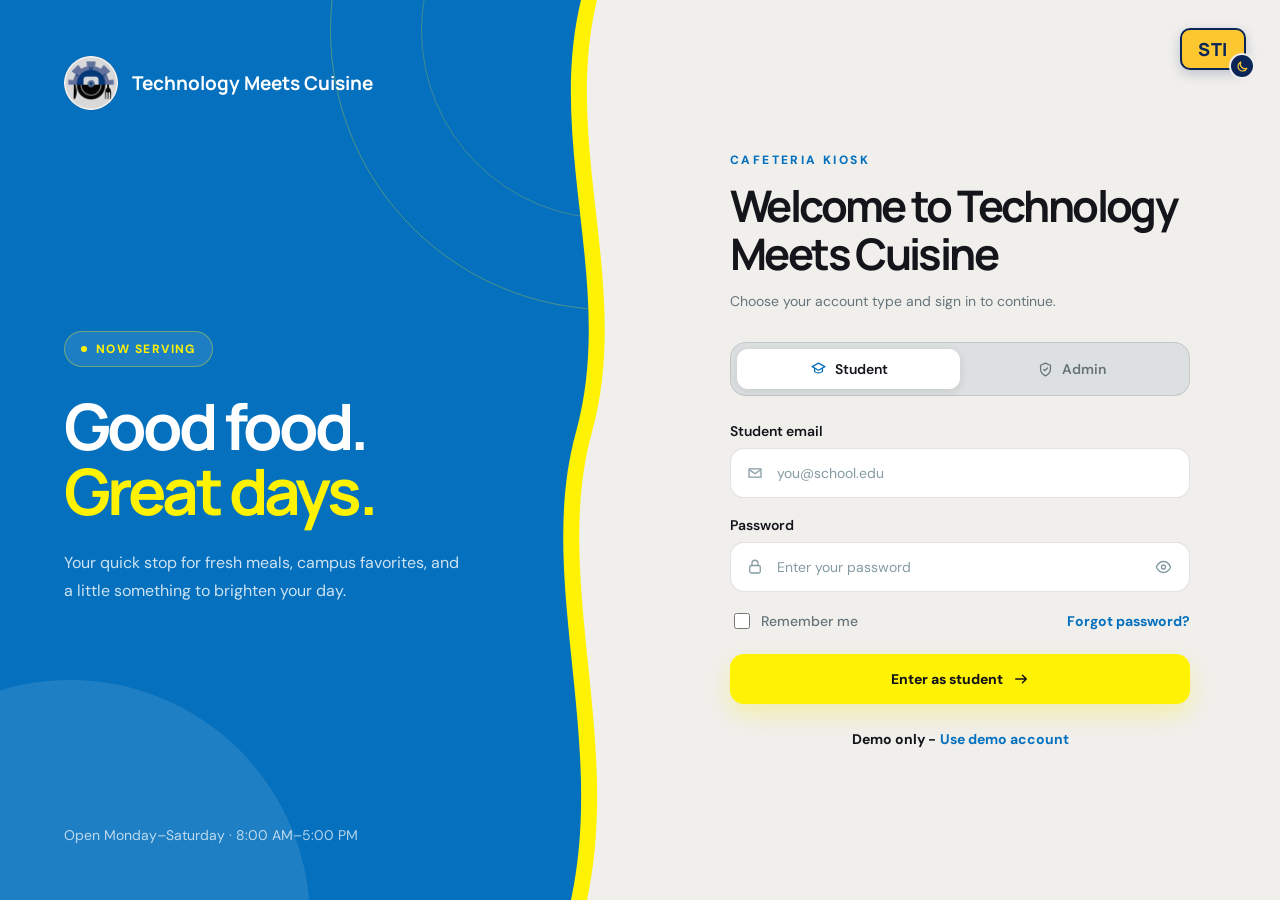
<file: index.html>
<!doctype html>
<html lang="en">
  <head>
    <meta charset="UTF-8" />
    <meta name="viewport" content="width=device-width, initial-scale=1.0, viewport-fit=cover" />
    <meta name="theme-color" content="#0570bd" />
    <meta name="description" content="Technology Meets Cuisine cafeteria kiosk login" />
    <title>Technology Meets Cuisine | Cafeteria Kiosk</title>
    <link rel="preconnect" href="https://fonts.googleapis.com" />
    <link rel="preconnect" href="https://fonts.gstatic.com" crossorigin />
    <link href="https://fonts.googleapis.com/css2?family=DM+Sans:wght@400;500;600;700&family=Manrope:wght@600;700;800&display=swap" rel="stylesheet" />
    <link rel="stylesheet" href="style.css" />
  </head>
  <body>
    <main class="page">
      <!-- Left panel: welcome -->
      <section class="welcome-panel">
        <!-- Background decorations -->
        <span class="rings" aria-hidden="true"></span>
        <span class="blob" aria-hidden="true"></span>

        <div class="brand">
          <!-- Logo (change src to your image) -->
          <div class="logo">
            <img src="assets/logo.png" alt="Technology Meets Cuisine logo" />
          </div>
          Technology Meets Cuisine
        </div>

        <div class="welcome-content">
          <span class="open-pill"><span class="open-dot"></span>Now serving</span>
          <h2>Good food.<br /><span class="highlight">Great days.</span></h2>
          <p>Your quick stop for fresh meals, campus favorites, and a little something to brighten your day.</p>
        </div>

        <!-- Wavy divider -->
        <svg class="divider divider-v" viewBox="0 0 130 1000" preserveAspectRatio="none" aria-hidden="true">
          <path class="wave-accent" d="M70,0 C35,160 105,320 65,480 C25,640 95,820 60,1000 L130,1000 L130,0 Z" />
          <path class="wave-main" d="M86,0 C51,160 121,320 81,480 C41,640 111,820 76,1000 L130,1000 L130,0 Z" />
        </svg>
        <svg class="divider divider-h" viewBox="0 0 1000 80" preserveAspectRatio="none" aria-hidden="true">
          <path class="wave-accent" d="M0,34 C180,4 330,64 520,34 C720,4 860,54 1000,26 L1000,80 L0,80 Z" />
          <path class="wave-main" d="M0,50 C180,20 330,80 520,50 C720,20 860,70 1000,42 L1000,80 L0,80 Z" />
        </svg>

        <!-- Opening hours -->
        <p class="service-note">Open Monday–Saturday · 8:00 AM–5:00 PM</p>
      </section>

      <!-- Right panel: login -->
      <section class="login-panel">
        <!-- Dark / light mode button -->
        <button class="theme-toggle" id="theme-toggle" type="button" title="Switch to dark mode" aria-label="Switch to dark mode" aria-pressed="false">
          <span class="theme-toggle-text">STI</span>
          <span class="theme-toggle-icon"><svg id="theme-icon" viewBox="0 0 24 24" fill="none" aria-hidden="true"><path d="M20 15.2A8.5 8.5 0 0 1 8.8 4a8.5 8.5 0 1 0 11.2 11.2Z" stroke="currentColor" stroke-width="2.2" stroke-linejoin="round" /></svg></span>
        </button>

        <!-- Login form -->
        <div class="login-box" id="login-box">
          <p class="eyebrow">Cafeteria kiosk</p>
          <h1>Welcome to Technology Meets Cuisine</h1>
          <p class="subtitle">Choose your account type and sign in to continue.</p>

          <!-- Student / Admin tabs -->
          <div class="role-tabs" aria-label="Select account type">
            <button class="role-tab active" type="button" aria-pressed="true" data-role="student">
              <svg viewBox="0 0 24 24" fill="none" aria-hidden="true"><path d="m3 8 9-5 9 5-9 5-9-5Z" stroke="currentColor" stroke-width="1.8" stroke-linejoin="round" /><path d="M6.5 10v5c3 2.5 8 2.5 11 0v-5" stroke="currentColor" stroke-width="1.8" stroke-linejoin="round" /></svg>
              Student
            </button>
            <button class="role-tab" type="button" aria-pressed="false" data-role="admin">
              <svg viewBox="0 0 24 24" fill="none" aria-hidden="true"><path d="M12 3 5 6v5c0 4.6 2.9 8.2 7 10 4.1-1.8 7-5.4 7-10V6l-7-3Z" stroke="currentColor" stroke-width="1.8" stroke-linejoin="round" /><path d="m9.5 12 1.6 1.6 3.7-3.8" stroke="currentColor" stroke-width="1.8" stroke-linecap="round" /></svg>
              Admin
            </button>
          </div>

          <!-- Email + password form -->
          <form id="login-form" novalidate>
            <div class="field">
              <label for="email" id="email-label">Student email</label>
              <div class="input-wrap">
                <svg class="input-icon" viewBox="0 0 24 24" fill="none" aria-hidden="true"><path d="M4 6.5h16v11H4v-11Z" stroke="currentColor" stroke-width="1.7" stroke-linejoin="round" /><path d="m5 8 7 5 7-5" stroke="currentColor" stroke-width="1.7" stroke-linejoin="round" /></svg>
                <input id="email" type="email" inputmode="email" autocapitalize="none" autocorrect="off" spellcheck="false" placeholder="you@school.edu" autocomplete="email" />
              </div>
            </div>

            <div class="field">
              <label for="password">Password</label>
              <div class="input-wrap">
                <svg class="input-icon" viewBox="0 0 24 24" fill="none" aria-hidden="true"><rect x="5" y="10" width="14" height="10" rx="2" stroke="currentColor" stroke-width="1.7" /><path d="M8 10V7a4 4 0 0 1 8 0v3" stroke="currentColor" stroke-width="1.7" stroke-linecap="round" /></svg>
                <input id="password" type="password" placeholder="Enter your password" autocomplete="current-password" />
                <button class="show-password" id="show-password" type="button" aria-label="Show password">
                  <svg viewBox="0 0 24 24" fill="none" aria-hidden="true"><path d="M3 12s3.2-7 9-7 9 7 9 7-3.2 7-9 7-9-7-9-7Z" stroke="currentColor" stroke-width="1.7" stroke-linejoin="round" /><circle cx="12" cy="12" r="2.5" stroke="currentColor" stroke-width="1.7" /></svg>
                </button>
              </div>
            </div>

            <div class="form-options">
              <label class="remember"><input type="checkbox" />Remember me</label>
              <button class="text-button" type="button">Forgot password?</button>
            </div>

            <div class="error" id="error" role="alert">Please enter both your email and password.</div>

            <button class="submit-button" type="submit">
              <span id="submit-text">Enter as student</span>
              <svg viewBox="0 0 24 24" fill="none" aria-hidden="true"><path d="M5 12h14m-5-5 5 5-5 5" stroke="currentColor" stroke-width="2" stroke-linecap="round" stroke-linejoin="round" /></svg>
            </button>
          </form>
          <p class="support"><b>Demo only -</b> <button class="text-button" id="demo-button" type="button">Use demo account</button></p>
        </div>

        <!-- Success screen -->
        <div class="login-box success" id="success">
          <div class="success-icon"><svg viewBox="0 0 24 24" fill="none" aria-hidden="true"><path d="m6 12.5 4 4L18.5 8" stroke="currentColor" stroke-width="2" stroke-linecap="round" stroke-linejoin="round" /></svg></div>
          <p class="eyebrow" id="success-role">Student access</p>
          <h2>You're all set!</h2>
          <p>Welcome to Technology Meets Cuisine, <strong id="success-email"></strong>.</p>
          <button class="submit-button" id="back-button" type="button">Back to sign in</button>
        </div>
      </section>
    </main>

    <!-- Script -->
    <script src="script.js"></script>
  </body>
</html>
</file>
<file: style.css>
/* ===== Theme colors (light + dark) ===== */
:root {
  --yellow: #fff203;
  --blue: #0570bd;
  --slate: #849ba4;
  --ink: #14151b;
  --paper: #f0efec;
  --field: #ffffff;
  --muted: #66747a;
  --border: rgba(20, 21, 27, 0.12);
}

body.dark {
  --paper: #14151b;
  --ink: #f0efec;
  --field: #202229;
  --muted: #aebbc0;
  --border: rgba(240, 239, 236, 0.14);
}

/* ===== Base ===== */
* { box-sizing: border-box; }
html { color-scheme: light; }
body.dark { color-scheme: dark; }

body {
  margin: 0;
  min-width: 320px;
  min-height: 100vh;
  color: var(--ink);
  background: var(--paper);
  font-family: "DM Sans", sans-serif;
  transition: color 250ms ease, background 250ms ease;
}

button, input { font: inherit; }
button { cursor: pointer; }

/* ===== Page layout (two columns) ===== */
.page {
  display: grid;
  grid-template-columns: 1fr 1fr;
  min-height: 100vh;
}

/* ===== Left panel: blue welcome side ===== */
.welcome-panel {
  position: relative;
  display: flex;
  flex-direction: column;
  overflow: hidden;
  padding: 56px 64px;
  color: white;
  background: var(--blue);
}

/* Background rings + blob */
.rings {
  position: absolute;
  top: -250px;
  right: -250px;
  width: 560px;
  height: 560px;
  border: 1px solid rgba(255, 242, 3, 0.28);
  border-radius: 50%;
  pointer-events: none;
}
.rings::after {
  position: absolute;
  inset: 90px;
  border: 1px solid rgba(255, 242, 3, 0.22);
  border-radius: 50%;
  content: "";
}

.blob {
  position: absolute;
  bottom: -260px;
  left: -170px;
  width: 480px;
  height: 480px;
  border-radius: 50%;
  background: rgba(255, 255, 255, 0.1);
  pointer-events: none;
}

/* Logo + name */
.brand {
  position: relative;
  z-index: 1;
  display: flex;
  align-items: center;
  gap: 14px;
  font-family: "Manrope", sans-serif;
  font-size: 19px;
  font-weight: 700;
}

.logo {
  display: grid;
  width: 54px;
  height: 54px;
  place-items: center;
  border-radius: 50%;
  color: var(--blue);
  background: #919191;
}
.logo { overflow: hidden; }
.logo img { width: 100%; height: 100%; padding: 0px; object-fit: contain; }

.welcome-content {
  position: relative;
  z-index: 1;
  margin: auto 0;
  padding: 60px 0;
}

/* "Now serving" pill */
.open-pill {
  display: inline-flex;
  align-items: center;
  gap: 9px;
  padding: 9px 16px;
  border: 1px solid rgba(255, 242, 3, 0.35);
  border-radius: 999px;
  background: rgba(255, 255, 255, 0.1);
  color: var(--yellow);
  font-size: 12px;
  font-weight: 700;
  letter-spacing: 0.12em;
  text-transform: uppercase;
}
.open-dot { width: 6px; height: 6px; border-radius: 50%; background: var(--yellow); }

/* Headings */
h1, h2 { margin: 0; font-family: "Manrope", sans-serif; }

/* Headline + intro text */
.welcome-content h2 {
  max-width: 480px;
  margin-top: 26px;
  font-size: clamp(48px, 5vw, 72px);
  font-weight: 700;
  line-height: 1.02;
  letter-spacing: -0.06em;
}
.highlight { color: var(--yellow); }

.welcome-content p {
  max-width: 400px;
  margin: 26px 0 0;
  color: rgba(255, 255, 255, 0.8);
  font-size: 16px;
  line-height: 1.75;
}

/* Opening hours note */
.service-note {
  position: relative;
  z-index: 1;
  margin: 0;
  color: rgba(255, 255, 255, 0.7);
  font-size: 14px;
}

/* ===== Right panel: login side ===== */
.login-panel {
  position: relative;
  display: flex;
  align-items: center;
  justify-content: center;
  padding: 64px 48px;
  background: var(--paper);
  transition: background 250ms ease;
}

/* Dark / light mode button */
.theme-toggle {
  --sti-yellow: #fdc82f;
  --sti-navy: #0b2559;
  position: absolute;
  top: 28px;
  right: 34px;
  display: inline-grid;
  place-items: center;
  height: 42px;
  min-width: 66px;
  padding: 0 16px;
  border: 2px solid var(--sti-navy);
  border-radius: 10px;
  color: var(--sti-navy);
  background: var(--sti-yellow);
  box-shadow: 0 4px 12px rgba(11, 37, 89, 0.22);
  font-family: "Manrope", sans-serif;
  font-size: 18px;
  font-weight: 800;
  letter-spacing: 0.04em;
  line-height: 1;
  transition: background 250ms ease, color 250ms ease, border-color 250ms ease, transform 180ms ease, box-shadow 180ms ease;
}
.theme-toggle:hover { transform: translateY(-2px); box-shadow: 0 8px 18px rgba(11, 37, 89, 0.3); }
.theme-toggle:active { transform: translateY(0) scale(0.97); }
.theme-toggle:focus-visible { outline: 3px solid var(--blue); outline-offset: 3px; }

.theme-toggle-icon {
  position: absolute;
  right: -9px;
  bottom: -9px;
  display: grid;
  width: 22px;
  height: 22px;
  place-items: center;
  border-radius: 50%;
  color: var(--sti-yellow);
  background: var(--sti-navy);
  box-shadow: 0 0 0 2px var(--paper);
  transition: background 250ms ease, color 250ms ease, box-shadow 250ms ease;
}
.theme-toggle-icon svg { width: 13px; height: 13px; }

body.dark .theme-toggle {
  color: var(--sti-yellow);
  border-color: var(--sti-yellow);
  background: #0b1226;
  box-shadow: 0 4px 14px rgba(0, 0, 0, 0.45);
}
body.dark .theme-toggle-icon { color: #0b1226; background: var(--sti-yellow); }

/* Login box + title */
.login-box { width: 100%; max-width: 460px; }

.eyebrow {
  margin: 0 0 14px;
  color: var(--blue);
  font-size: 12px;
  font-weight: 800;
  letter-spacing: 0.2em;
  text-transform: uppercase;
}

h1 {
  font-size: clamp(34px, 3.4vw, 46px);
  font-weight: 700;
  line-height: 1.1;
  letter-spacing: -0.06em;
}

.subtitle { margin: 12px 0 30px; color: var(--muted); font-size: 14px; line-height: 1.6; }

/* Student / Admin tabs */
.role-tabs {
  display: grid;
  grid-template-columns: 1fr 1fr;
  margin-bottom: 26px;
  padding: 6px;
  border: 1px solid var(--border);
  border-radius: 16px;
  background: color-mix(in srgb, var(--slate) 17%, transparent);
}

.role-tab {
  display: flex;
  align-items: center;
  justify-content: center;
  gap: 8px;
  padding: 11px;
  border: 0;
  border-radius: 11px;
  color: var(--muted);
  background: transparent;
  font-size: 14px;
  font-weight: 600;
  transition: 180ms ease;
}
.role-tab svg { width: 17px; height: 17px; }
.role-tab.active {
  color: var(--ink);
  background: var(--field);
  box-shadow: 0 2px 10px rgba(20, 21, 27, 0.1);
}
.role-tab.active svg { color: var(--blue); }

/* Form fields */
.field { margin-bottom: 18px; }
label { display: block; margin-bottom: 8px; font-size: 14px; font-weight: 600; }
.input-wrap { position: relative; }

.input-icon {
  position: absolute;
  top: 50%;
  left: 16px;
  width: 18px;
  height: 18px;
  color: var(--slate);
  transform: translateY(-50%);
  pointer-events: none;
}

input[type="email"], input[type="password"], input[type="text"] {
  width: 100%;
  padding: 15px 46px;
  border: 1px solid var(--border);
  border-radius: 14px;
  outline: none;
  color: inherit;
  background: var(--field);
  font-size: 14px;
  transition: 180ms ease;
}
input::placeholder { color: var(--slate); }
input:focus { border-color: var(--blue); box-shadow: 0 0 0 4px rgba(5, 112, 189, 0.12); }

.show-password {
  position: absolute;
  top: 50%;
  right: 10px;
  display: grid;
  padding: 7px;
  border: 0;
  border-radius: 8px;
  color: var(--slate);
  background: transparent;
  transform: translateY(-50%);
}
.show-password:hover { color: var(--blue); }
.show-password svg { width: 19px; height: 19px; }

/* Remember me + forgot password */
.form-options {
  display: flex;
  align-items: center;
  justify-content: space-between;
  gap: 14px;
  margin: 4px 0 22px;
}
.remember { display: flex; align-items: center; gap: 8px; margin: 0; color: var(--muted); font-size: 14px; font-weight: 500; }
.remember input { width: 16px; height: 16px; accent-color: var(--blue); }

.text-button { padding: 0; border: 0; color: var(--blue); background: transparent; font-size: 14px; font-weight: 700; }
.text-button:hover { text-decoration: underline; }
body.dark .text-button, body.dark .eyebrow { color: #4aa6e8; }

/* Error message */
.error {
  display: none;
  margin-bottom: 18px;
  padding: 11px 14px;
  border: 1px solid rgba(185, 69, 55, 0.28);
  border-radius: 11px;
  color: #a33f32;
  background: rgba(255, 224, 218, 0.45);
  font-size: 13px;
}
.error.visible { display: block; }

/* Sign-in button */
.submit-button {
  display: flex;
  width: 100%;
  align-items: center;
  justify-content: center;
  gap: 9px;
  padding: 16px 18px;
  border: 0;
  border-radius: 14px;
  color: #14151b;
  background: var(--yellow);
  box-shadow: 0 10px 24px rgba(255, 242, 3, 0.28);
  font-size: 14px;
  font-weight: 800;
  transition: 180ms ease;
}
.submit-button:hover { box-shadow: 0 14px 30px rgba(255, 242, 3, 0.38); transform: translateY(-2px); }
.submit-button svg { width: 18px; height: 18px; }

/* Demo note box */
.demo-note {
  margin: 26px 0 0;
  padding: 12px 16px;
  border: 1px dashed var(--slate);
  border-left: 4px solid var(--yellow);
  border-radius: 12px;
  color: var(--muted);
  background: color-mix(in srgb, var(--yellow) 14%, transparent);
  font-size: 13px;
  line-height: 1.5;
}
.demo-note strong { color: var(--ink); }

/* Success screen */
.success { display: none; text-align: center; }
.success.visible { display: block; }
.success-icon { display: grid; width: 66px; height: 66px; margin: 0 auto 22px; place-items: center; border-radius: 22px; color: #14151b; background: var(--yellow); transform: rotate(-4deg); }
.success-icon svg { width: 34px; height: 34px; transform: rotate(4deg); }
.success h2 { font-size: 34px; letter-spacing: -0.04em; }
.success p { margin: 12px 0 25px; color: var(--muted); line-height: 1.6; }

/* ===== Responsive: tablet + phone ===== */
html { -webkit-text-size-adjust: 100%; }
button, .role-tab { -webkit-tap-highlight-color: transparent; touch-action: manipulation; }
body { min-height: 100dvh; }
.page { min-height: 100dvh; }

@media (max-width: 900px) {
  .page { grid-template-columns: 1fr; min-height: 100dvh; }

  .welcome-panel {
    min-height: 0;
    padding: calc(28px + env(safe-area-inset-top)) 32px 32px;
  }
  .welcome-content { margin: 0; padding: 36px 0 24px; }
  .welcome-content h2 { max-width: none; font-size: clamp(38px, 9vw, 52px); }
  .welcome-content p { max-width: 460px; }

  .login-panel {
    align-items: flex-start;
    padding: 84px 32px calc(40px + env(safe-area-inset-bottom));
  }
  .login-box { margin: 0 auto; }
  .theme-toggle { top: 24px; right: 24px; }

  /* Smaller rings */
  .rings { top: -300px; right: -300px; }
}

@media (max-width: 520px) {
  .welcome-panel { padding: calc(20px + env(safe-area-inset-top)) 20px 22px; }
  .brand { gap: 12px; font-size: 17px; }
  .logo { width: 46px; height: 46px; }
  .welcome-content { padding: 22px 0 16px; }
  .welcome-content h2 { margin-top: 14px; font-size: 34px; }
  .welcome-content p { display: none; }
  .open-pill { padding: 7px 13px; font-size: 11px; }
  .service-note { font-size: 12px; line-height: 1.5; }

  .login-panel { padding: 72px 20px calc(32px + env(safe-area-inset-bottom)); }
  .theme-toggle { top: 18px; right: 18px; min-height: 40px; }

  h1 { font-size: 30px; }
  .subtitle { margin-bottom: 22px; }

  /* Bigger touch targets (16px stops iOS zoom) */
  .role-tab { min-height: 46px; font-size: 15px; }
  input[type="email"], input[type="password"], input[type="text"] {
    min-height: 52px;
    font-size: 16px;
  }
  .show-password { padding: 11px; right: 4px; }
  .remember { min-height: 44px; }
  .remember input { width: 20px; height: 20px; }
  .text-button { min-height: 44px; padding: 0 4px; }
  .form-options { flex-direction: row; align-items: center; flex-wrap: wrap; gap: 4px 14px; margin-bottom: 14px; }
  .submit-button { min-height: 54px; font-size: 15px; }
  .error { font-size: 14px; }
  .support { margin-top: 18px; }
  .success h2 { font-size: 30px; }
}

/* Short landscape phones: hide hero text */
@media (max-height: 520px) and (max-width: 900px) {
  .welcome-content, .service-note { display: none; }
  .welcome-panel { padding-bottom: 20px; }
}

/* No hover jump on touch screens */
@media (hover: none) {
  .submit-button:hover { transform: none; }
}

/* Reduced motion */
@media (prefers-reduced-motion: reduce) {
  * { transition: none !important; }
}

/* Demo account line */
.support { margin: 26px 0 0; color: var(--muted); text-align: center; font-size: 14px; }
.support b { color: var(--ink); }

/* ===== Wavy divider ===== */
.divider {
  position: absolute;
  z-index: 1;
  pointer-events: none;
}
.divider .wave-main { fill: var(--paper); transition: fill 250ms ease; }
.divider .wave-accent { fill: var(--yellow); }

/* Desktop: vertical wave */
.divider-v { top: 0; right: -1px; width: 130px; height: 100%; display: block; }
.divider-h { display: none; }
.welcome-panel { padding-right: 120px; }

/* Tablet + phone: horizontal wave */
@media (max-width: 900px) {
  .divider-v { display: none; }
  .divider-h { display: block; left: 0; bottom: -1px; width: 100%; height: 64px; }
  .welcome-panel { padding-right: 32px; padding-bottom: 72px; }
}
@media (max-width: 520px) {
  .divider-h { height: 48px; }
  .welcome-panel { padding-right: 20px; padding-bottom: 54px; }
}
@media (max-height: 520px) and (max-width: 900px) {
  .welcome-panel { padding-bottom: 54px; }
}
</file>
<file: portal.css>
/* ===== Theme colors + base ===== */
:root{--yellow:#fff203;--blue:#0570bd;--navy:#0b2559;--slate:#849ba4;--ink:#14151b;--paper:#f0efec;--field:#fff;--muted:#66747a;--border:rgba(20,21,27,.12);--link:#0570bd;--ok:#1c8a4e;--warn:#8a6a00}
body.dark{--paper:#14151b;--ink:#f0efec;--field:#202229;--muted:#aebbc0;--border:rgba(240,239,236,.14);--link:#4aa6e8;--ok:#5fd493;--warn:#f5d04a}
*{box-sizing:border-box}
html{color-scheme:light;scroll-behavior:smooth;-webkit-text-size-adjust:100%}
body.dark{color-scheme:dark}
body{margin:0;min-width:320px;min-height:100dvh;color:var(--ink);background:var(--paper);font-family:"DM Sans",sans-serif;transition:color .25s,background .25s}
button,input{font:inherit}button{cursor:pointer;-webkit-tap-highlight-color:transparent}
a{color:inherit;text-decoration:none}
h1,h2,h3,p{margin:0}h1,h2,h3{font-family:Manrope,sans-serif;letter-spacing:-.05em}
small{color:var(--muted)}
.i{width:20px;height:20px;flex:none}
.eyebrow{color:var(--link);font-size:11px;font-weight:800;letter-spacing:.2em;text-transform:uppercase}

/* ===== Layout: app grid + sidebar ===== */
.app{display:grid;grid-template-columns:268px minmax(0,1fr);min-height:100dvh}
.sidebar{position:sticky;top:0;height:100dvh;overflow:hidden;display:flex;flex-direction:column;padding:26px 16px 20px;color:#fff;background:var(--blue);border-radius:0 32px 32px 0}
.sidebar>*{position:relative;z-index:1}
.sidebar::before{content:"";position:absolute;top:-170px;right:-190px;width:380px;height:380px;border:1px solid rgba(255,242,3,.3);border-radius:50%;box-shadow:0 0 0 60px rgba(255,242,3,0) ,inset 0 0 0 60px transparent}
.sidebar::after{content:"";position:absolute;bottom:-190px;left:-150px;width:360px;height:360px;border-radius:50%;background:rgba(255,255,255,.1)}
/* Logo + name */
.brand{display:flex;align-items:center;gap:12px;padding:0 6px 26px;font-family:Manrope,sans-serif}
.brand b{display:block;font-size:17px;letter-spacing:-.02em}
.brand small{color:var(--yellow);font-size:10px;font-weight:800;letter-spacing:.2em;text-transform:uppercase}
.logo{display:grid;width:46px;height:46px;flex:none;overflow:hidden;place-items:center;border-radius:50%;background:#919191}
.logo img{width:100%;height:100%;object-fit:contain}
.sidebar .eyebrow{padding:0 8px 10px;color:rgba(255,255,255,.6)}
/* Nav links */
.nav{display:grid;gap:6px}
.nav a,.side-bottom>a{display:flex;align-items:center;gap:12px;padding:13px 14px;border-radius:14px;color:rgba(255,255,255,.88);font-weight:600;font-size:14px;transition:background .18s}
.nav a:hover,.side-bottom>a:hover{background:rgba(255,255,255,.13)}
.nav a.active{color:#14151b;background:var(--yellow);font-weight:700}
.side-bottom{display:grid;gap:4px;margin-top:auto}
/* Open status box */
.live{display:grid;gap:4px;margin-bottom:10px;padding:14px;border:1px solid rgba(255,255,255,.25);border-radius:16px;background:rgba(0,0,0,.14);font-size:13px}
.live small{color:rgba(255,255,255,.75)}
.dot{display:inline-block;width:8px;height:8px;margin-right:8px;border-radius:50%;background:#22c55e}
.dot.y{background:var(--yellow)}
.scrim{display:none}

/* ===== Top bar ===== */
.top{position:sticky;top:0;z-index:20;display:flex;align-items:center;gap:14px;padding:14px 40px;border-bottom:1px solid var(--border);background:var(--field);transition:background .25s}
.top-title{margin-right:auto}.top-title small{font-size:13px}
.burger,.icon-btn{position:relative;display:none;width:42px;height:42px;place-items:center;border:1px solid var(--border);border-radius:50%;color:var(--ink);background:var(--field)}
.icon-btn{display:grid}
.icon-btn .dot{position:absolute;top:9px;right:10px;width:7px;height:7px;margin:0;background:var(--blue)}
.user{display:flex;align-items:center;gap:10px;padding-left:14px;border-left:1px solid var(--border)}
.avatar{display:grid;width:40px;height:40px;flex:none;place-items:center;border-radius:50%;color:#fff;background:var(--blue);font:800 13px Manrope,sans-serif}
.who{display:grid;font-size:13px;line-height:1.3}
/* Dark / light mode button */
.theme-toggle{--sy:#fdc82f;--sn:#0b2559;position:relative;display:inline-grid;place-items:center;height:38px;min-width:58px;margin-left:6px;padding:0 13px;border:2px solid var(--sn);border-radius:9px;color:var(--sn);background:var(--sy);font:800 15px Manrope,sans-serif;letter-spacing:.04em;transition:transform .18s}
.theme-toggle:hover{transform:translateY(-2px)}
.theme-toggle-icon{position:absolute;right:-8px;bottom:-8px;display:grid;width:20px;height:20px;place-items:center;border-radius:50%;color:var(--sy);background:var(--sn);box-shadow:0 0 0 2px var(--field)}
.theme-toggle-icon svg{width:12px;height:12px}
body.dark .theme-toggle{color:var(--sy);border-color:var(--sy);background:#0b1226}
body.dark .theme-toggle-icon{color:#0b1226;background:var(--sy)}

/* ===== Content: cards + chips ===== */
.content{padding:34px 40px 56px}
.hello{display:flex;align-items:flex-end;justify-content:space-between;gap:20px;margin-bottom:26px}
.hello h1{margin:8px 0;font-size:clamp(34px,4.2vw,54px);line-height:1.05;letter-spacing:-.06em}
.hello p{color:var(--muted);font-size:15px}
.serving{display:flex;align-items:center;gap:12px;padding:12px 18px;border:1px solid var(--border);border-radius:16px;background:var(--field);font-size:13px}
.serving b{display:block;color:var(--ok)}
.grid{display:grid;grid-template-columns:minmax(0,1.7fr) minmax(0,1fr);gap:24px;align-items:start}
.stack{display:grid;gap:24px;min-width:0}
.card{overflow:hidden;border:1px solid var(--border);border-radius:24px;background:var(--field);transition:background .25s}
.pad{padding:26px}
.card h2{margin:6px 0 4px;font-size:26px}
.link{display:inline-flex;align-items:center;gap:6px;color:var(--link);font-size:13px;font-weight:700}
.link .i{width:16px;height:16px}
.chip{display:inline-block;padding:5px 12px;border-radius:999px;color:var(--ok);background:color-mix(in srgb,var(--ok) 14%,transparent);font-size:11px;font-weight:700}
.chip.pending{color:var(--warn);background:color-mix(in srgb,var(--warn) 16%,transparent)}
.chip.line{border:1px solid var(--border);color:var(--muted);background:none}

/* ===== Food photo + today's special ===== */
.photo{position:relative;display:grid;min-height:230px;overflow:hidden;place-items:center;color:rgba(255,255,255,.9);background:var(--blue);text-align:center;font-size:14px;font-weight:700}
.photo::before{content:"";position:absolute;top:-120px;right:-80px;width:300px;height:300px;border:1px solid rgba(255,242,3,.35);border-radius:50%}
.photo::after{content:"";position:absolute;top:-60px;right:-60px;width:150px;height:150px;border-radius:50%;background:var(--yellow)}
.photo span{position:relative;z-index:0;padding:0 20px}.photo span small{display:block;margin-top:4px;color:rgba(255,255,255,.7);font-weight:400;font-size:11px}
.photo img{position:absolute;inset:0;z-index:1;width:100%;height:100%;object-fit:cover}
.photo .tag{position:absolute;top:16px;left:16px;z-index:2;padding:7px 13px;border:1px solid rgba(255,255,255,.7);border-radius:999px;background:rgba(5,112,189,.75);font-size:10px;font-weight:800;letter-spacing:.14em;text-transform:uppercase}
.special{display:grid;grid-template-columns:minmax(0,.9fr) minmax(0,1.1fr)}
.special .photo{min-height:100%}
.details{display:grid;gap:14px;padding:28px}
.details .head{display:flex;justify-content:space-between;gap:10px;align-items:center}
.details h2{font-size:clamp(26px,3vw,36px);margin:0}
.details p{color:var(--muted);font-size:14px;line-height:1.6}
.meta{display:grid;gap:10px;padding-top:14px;border-top:1px solid var(--border);font-size:13px}
.meta div{display:flex;align-items:center;gap:10px}.meta .i{width:18px;height:18px;color:var(--blue)}
.mini{display:flex;gap:10px;color:var(--muted);font-size:12px}

/* ===== Lists ===== */
.sec-head{display:flex;align-items:flex-end;justify-content:space-between;gap:12px;margin-bottom:16px}
.list-row{display:flex;align-items:center;gap:16px;padding:16px 0;border-top:1px solid var(--border)}
.date{width:40px;text-align:center;font:800 20px Manrope,sans-serif}.date small{display:block;color:var(--link);font:700 10px "DM Sans";letter-spacing:.1em}
.thumb{position:relative;display:grid;width:46px;height:46px;flex:none;overflow:hidden;place-items:center;border-radius:14px;color:var(--blue);background:color-mix(in srgb,var(--blue) 14%,transparent);font:800 16px Manrope,sans-serif}
.thumb img{position:absolute;inset:0;width:100%;height:100%;object-fit:cover}
.list-row .grow{flex:1;min-width:0;font-size:14px;font-weight:600}.grow small{display:block;font-weight:400;font-size:12px}

/* ===== Student profile ===== */
.banner{position:relative;height:100px;overflow:hidden;background:var(--blue)}
.banner::before{content:"";position:absolute;top:-130px;left:30px;width:300px;height:300px;border:1px solid rgba(255,242,3,.35);border-radius:50%}
.banner::after{content:"";position:absolute;top:-60px;right:-50px;width:160px;height:160px;border-radius:50%;background:var(--yellow)}
.profile{padding:0 26px 24px}
.big-avatar{display:grid;width:72px;height:72px;margin:-36px 0 10px;place-items:center;border:4px solid var(--field);border-radius:50%;color:#fff;background:#0b3b6b;font:800 22px Manrope,sans-serif;position:relative}
.profile h3{font-size:22px}
.info{display:grid;gap:14px;margin:18px 0;padding:18px 0;border-block:1px solid var(--border);font-size:13px}
.info div{display:flex;gap:12px;align-items:center}.info b{display:block;margin-top:2px;font-weight:600}
.info .eyebrow{display:block;color:var(--muted);font-size:9px;letter-spacing:.16em}
.ico{display:grid;width:38px;height:38px;flex:none;place-items:center;border-radius:12px;color:var(--blue);background:color-mix(in srgb,var(--blue) 12%,transparent)}
.ico .i{width:19px;height:19px}
.big-num{display:flex;align-items:center;gap:12px;margin:14px 0;font:800 50px Manrope,sans-serif;letter-spacing:-.05em}
.big-num small{font:400 13px "DM Sans";letter-spacing:0;line-height:1.3}
.bar{height:8px;overflow:hidden;border-radius:9px;background:color-mix(in srgb,var(--slate) 25%,transparent)}.bar i{display:block;height:100%;border-radius:9px;background:var(--blue)}

/* ===== Admin: stats, filters, tables ===== */
.stats{display:grid;grid-template-columns:repeat(4,minmax(0,1fr));gap:18px;margin-bottom:24px}
.stat{padding:20px}.stat .row{display:flex;justify-content:space-between;align-items:center;margin-bottom:22px}
.stat b{display:block;font:700 34px Manrope,sans-serif;letter-spacing:-.05em}.stat small{font-size:13px}
.tools{display:flex;flex-wrap:wrap;gap:10px;align-items:center;justify-content:space-between}
/* Filter pills + search */
.pills{display:flex;flex-wrap:wrap;gap:8px}
.pill{padding:9px 16px;border:1px solid var(--border);border-radius:999px;color:var(--ink);background:none;font-size:12px;font-weight:700}
.pill.active{border-color:var(--blue);color:#fff;background:var(--blue)}
.search{position:relative;margin:20px 0 0}.search .i{position:absolute;top:50%;left:15px;width:18px;color:var(--slate);transform:translateY(-50%)}
.search input{width:100%;max-width:420px;padding:14px 16px 14px 44px;border:1px solid var(--border);border-radius:14px;outline:none;color:inherit;background:var(--paper);font-size:14px}
.search input:focus{border-color:var(--blue);box-shadow:0 0 0 4px rgba(5,112,189,.12)}
/* Table rows */
.table{margin-top:20px;border-top:1px solid var(--border)}
.tr{display:grid;grid-template-columns:minmax(0,1.3fr) minmax(0,1.4fr) 110px 90px;gap:14px;align-items:center;padding:16px 26px;border-bottom:1px solid var(--border);font-size:13px}
.tr.th{padding-block:12px;color:var(--muted);font-size:10px;font-weight:800;letter-spacing:.16em;text-transform:uppercase}
.person{display:flex;align-items:center;gap:12px;min-width:0}.person b,.tr b{display:block;font-weight:600}
.person .avatar{width:38px;height:38px;font-size:12px}
.a1{color:#0b3b6b;background:#bfe0f7}.a2{color:#7a5b00;background:#fdeaa0}.a3{color:#4b3b9a;background:#ddd6fb}.a4{color:#1c6b43;background:#c8efd9}
.empty{display:none;padding:30px;color:var(--muted);text-align:center}

/* ===== Responsive: tablet + phone ===== */
@media(max-width:1100px){.grid{grid-template-columns:1fr}.stats{grid-template-columns:repeat(2,minmax(0,1fr))}}
@media(max-width:900px){
  .app{grid-template-columns:1fr}
  .sidebar{position:fixed;z-index:60;left:0;width:284px;transform:translateX(-105%);transition:transform .25s}
  .open .sidebar{transform:none}
  .open .scrim{display:block;position:fixed;inset:0;z-index:50;background:rgba(0,0,0,.5)}
  .burger{display:grid}
  .top{padding:12px 18px;gap:10px}.who{display:none}.user{padding:0;border:0}
  .content{padding:24px 18px 44px}
  .hello{flex-direction:column;align-items:flex-start}
}
@media(max-width:700px){
  .special{grid-template-columns:1fr}.special .photo{min-height:220px}
  .tr{grid-template-columns:minmax(0,1fr) 100px 80px;padding-inline:18px}.col-prog{display:none}
  .pad{padding:20px}
}
@media(max-width:420px){.stats{grid-template-columns:1fr}.theme-toggle{min-width:52px;padding:0 10px}}
@media(prefers-reduced-motion:reduce){*{transition:none!important;scroll-behavior:auto!important}}

/* ===== Student: menu, tray, queue ticket ===== */
[hidden]{display:none!important}
/* Tray count badge */
.badge{margin-left:auto;min-width:20px;padding:2px 7px;border-radius:99px;color:#14151b;background:var(--yellow);font-size:11px;font-weight:800;text-align:center}
.muted-c{color:var(--muted);font-size:14px;line-height:1.6}
/* Food cards */
.foods{display:grid;grid-template-columns:repeat(auto-fill,minmax(210px,1fr));gap:18px}
.food{overflow:hidden;border:1px solid var(--border);border-radius:20px;background:var(--field)}
.food .photo{min-height:132px;font:700 clamp(24px,2.4vw,30px)/1.1 Manrope,sans-serif;letter-spacing:-.04em}
.food .photo::after{top:-40px;right:-40px;width:96px;height:96px}
.food-body{display:grid;gap:4px;padding:14px 16px 16px}
.cat{display:block;color:var(--muted);font-size:10px;font-weight:800;letter-spacing:.14em;text-transform:uppercase}
.food-body b{font-size:14px}
.food-foot{display:flex;align-items:center;justify-content:space-between;margin-top:10px;padding-top:12px;border-top:1px solid var(--border)}
.food-foot strong{color:var(--link);font:800 18px Manrope,sans-serif}
.add{padding:9px 14px;border:0;border-radius:10px;color:#fff;background:var(--blue);font-size:12px;font-weight:800}
.add:hover{filter:brightness(1.12)}
/* Menu hero banner */
.hero{position:relative;display:flex;flex-wrap:wrap;align-items:center;justify-content:space-between;gap:20px;margin-bottom:22px;padding:28px 30px;overflow:hidden;border-radius:24px;color:#fff;background:linear-gradient(120deg,#0570bd,#0b2559)}
.hero::after{content:"";position:absolute;right:-70px;bottom:-110px;width:230px;height:230px;border-radius:50%;background:var(--yellow)}
.hero>*{position:relative;z-index:1}
.hero h2{margin:10px 0 6px;color:#fff;font-size:clamp(28px,3.4vw,40px)}
.hero p{max-width:520px;opacity:.88;font-size:15px}
.hero-info{display:grid;gap:8px;padding:14px 18px;border:1px solid rgba(255,255,255,.3);border-radius:16px;background:rgba(11,37,89,.6);font-size:13px}
.pillbadge{display:inline-block;padding:5px 12px;border-radius:99px;color:#14151b;background:var(--yellow);font-size:10px;font-weight:800;letter-spacing:.1em;text-transform:uppercase}
/* Menu grid + search bar */
.menu-grid{display:grid;grid-template-columns:minmax(0,1fr) 340px;gap:24px;align-items:start}
.toolbar{display:flex;flex-wrap:wrap;gap:12px;align-items:center;justify-content:space-between;margin-bottom:18px;padding:14px 18px}
.toolbar .search{flex:1;min-width:190px;margin:0}.toolbar .search input{max-width:none}
/* Food tray */
.tray{position:sticky;top:92px}
.tray .sec-head{margin-bottom:6px}.tray h2{margin:0;font-size:20px}
.t-row{display:flex;align-items:center;justify-content:space-between;gap:10px;padding:12px 0;border-bottom:1px solid var(--border);font-size:13px}
.qty{display:flex;align-items:center;gap:9px}.qty i{min-width:16px;font-style:normal;font-weight:700;text-align:center}
.qty button{width:28px;height:28px;border:1px solid var(--border);border-radius:8px;color:inherit;background:none;font-weight:800}
.tray .muted-c{padding:26px 0;text-align:center}
.fl{display:block;margin:14px 0 6px;font-size:13px;font-weight:600}
.tray select,.tray input{width:100%;padding:12px 14px;border:1px solid var(--border);border-radius:12px;outline:none;color:inherit;background:var(--paper);font-size:14px}
.tray select:focus,.tray input:focus{border-color:var(--blue)}
.total{display:flex;align-items:center;justify-content:space-between;margin:16px 0;font-weight:700}
.total strong{color:var(--link);font:800 26px Manrope,sans-serif}
/* Main yellow button */
.cta{display:flex;width:100%;align-items:center;justify-content:center;gap:9px;padding:15px 18px;border:0;border-radius:14px;color:#14151b;background:var(--yellow);box-shadow:0 10px 24px rgba(255,242,3,.25);font-size:14px;font-weight:800}
.cta:disabled{opacity:.45;box-shadow:none;cursor:not-allowed}
.cta .i{width:18px;height:18px}
/* Queue ticket */
.ticket{max-width:430px;margin:6px auto 0;overflow:hidden;border:1px solid var(--border);border-radius:32px;background:var(--field);box-shadow:0 24px 60px rgba(11,37,89,.16)}
.t-head{padding:24px;text-align:center;color:#fff;background:linear-gradient(135deg,#0570bd,#0b2559)}
.t-head h2{margin:10px 0 0;color:#fff;font-size:24px}
.t-body{display:grid;gap:14px;justify-items:center;padding:30px 26px;text-align:center}
.t-body.empty-q{padding:56px 28px}
.ico.big{width:72px;height:72px;border-radius:50%}.ico.big .i{width:30px;height:30px}
.qnum{color:var(--link);font:800 66px/1 Manrope,sans-serif;letter-spacing:-.05em}
.t-lines{display:grid;gap:9px;width:100%;margin-top:6px;padding-top:18px;border-top:2px dashed var(--border);font-size:13px;text-align:left}
.t-lines div{display:flex;justify-content:space-between;gap:12px}
/* Toast message */
.toast{position:fixed;left:50%;bottom:26px;z-index:90;padding:12px 20px;border-radius:99px;color:#fff;background:var(--navy);font-size:13px;font-weight:600;transform:translateX(-50%);box-shadow:0 10px 30px rgba(0,0,0,.3)}
/* Responsive: student pages */
@media(max-width:1100px){.menu-grid{grid-template-columns:1fr}.tray{position:static}}
@media(max-width:560px){.foods{grid-template-columns:1fr}.hero{padding:22px}}

/* ===== Extra layouts: queue + settings ===== */
.grid.three .quick{grid-column:1/-1}
@media(min-width:1700px){.grid.three{grid-template-columns:minmax(0,1.5fr) minmax(0,1fr) 300px}.grid.three .quick{grid-column:auto}.quick .foods{grid-template-columns:1fr}}
/* Queue page */
.queue-grid{display:grid;grid-template-columns:430px minmax(0,1fr);gap:24px;align-items:start}
.queue-grid .ticket{max-width:none;margin:0}
@media(max-width:1000px){.queue-grid{grid-template-columns:1fr}}
.tr.rec{grid-template-columns:84px minmax(0,1fr) 96px}
.tr.rec .muted-c{font-size:12px}
/* Settings page */
.set-row{display:flex;align-items:center;justify-content:space-between;gap:16px;padding:18px 0;border-top:1px solid var(--border);font-size:14px}
.set-row small{display:block;margin-top:2px;font-size:12px}
.set-row input[type=number],.set-row input[type=time]{padding:10px 12px;border:1px solid var(--border);border-radius:10px;color:inherit;background:var(--paper)}
.set-row input[type=checkbox]{width:22px;height:22px;accent-color:var(--blue)}
.cta.auto{display:inline-flex;width:auto;padding:13px 28px}

/* ===== Right side: today's menu ===== */
.with-rail .rail{margin-top:24px}
.rail .sec-head{flex-wrap:wrap;align-items:flex-start;margin-bottom:14px}
.rail h2{margin:4px 0 0;font-size:22px}
.rail .photo{min-height:88px}
.rail .food-body{padding:10px 14px 12px}
.rail .food-foot{margin-top:6px;padding-top:8px}
@media(min-width:1700px){
  .with-rail{display:grid;grid-template-columns:minmax(0,1fr) 280px;gap:32px;align-items:start}
  .with-rail .rail{position:sticky;top:92px;max-height:calc(100dvh - 112px);margin-top:0;overflow:auto}
  .rail .foods{grid-template-columns:1fr;gap:14px}
}

/* Admin: equal-height cards */
body[data-role="admin"] .grid { align-items: stretch; }
body[data-role="admin"] .grid .photo { min-height: 160px; }
body[data-role="admin"] .grid .details { gap: 12px; padding: 24px 28px; }

/* Right side: fit inside window */
@media (min-width: 1700px) {
  .with-rail .rail { top: 92px; display: flex; flex-direction: column; height: calc(100dvh - 120px); max-height: none; overflow: auto; }
  .rail .foods { flex: 1; min-height: 0; grid-template-rows: repeat(4, minmax(0, 1fr)); }
  .rail .food { display: flex; flex-direction: column; min-height: 0; }
  .rail .photo { flex: 1; min-height: 56px; }
  .rail .food-body { flex: none; padding: 8px 14px 10px; }
  .rail .food-foot { margin-top: 4px; padding-top: 6px; }
}

/* ===== Fit-to-window mode (desktop: page does not scroll) ===== */
@media (min-width: 1101px) and (min-height: 860px) {
  html, body { overflow: hidden; }
  .app { height: 100dvh; }
  .main { display: flex; flex-direction: column; height: 100dvh; min-height: 0; }
  .top { position: static; flex: none; }
  .content { display: flex; flex: 1; flex-direction: column; min-height: 0; padding: 22px 40px 26px; overflow: hidden; }
  .view { display: flex; flex: 1; flex-direction: column; min-height: 0; }
  .main-col { display: flex; flex-direction: column; height: 100%; min-height: 0; }
  .rail { display: none; }

  .hello { margin-bottom: 16px; }
  .hello h1 { margin: 4px 0; font-size: clamp(30px, 3.2vw, 42px); }
  .hello p { font-size: 14px; }
  .stats { gap: 16px; margin-bottom: 16px; }
  .stat { padding: 14px 18px; }
  .stat .row { margin-bottom: 10px; }
  .stat b { font-size: 30px; }

  .view > .grid, .main-col > .grid { flex: 1; min-height: 0; grid-template-rows: minmax(0, 1fr); }
  .grid > .card { display: flex; flex-direction: column; min-height: 0; overflow: hidden; }
  .view > .card:not(.pad) { display: flex; flex: 1; flex-direction: column; min-height: 0; overflow: hidden; }
  .table { flex: 1; min-height: 0; overflow: auto; }
  body[data-role="admin"] .grid .photo { flex: 1; min-height: 90px; }

  .hero { margin-bottom: 16px; padding: 18px 26px; }
  .hero h2 { margin: 6px 0 4px; font-size: clamp(24px, 2.6vw, 32px); }
  .hero p { font-size: 14px; }
  .menu-grid { flex: 1; min-height: 0; grid-template-rows: minmax(0, 1fr); }
  .menu-grid > div:first-child { display: flex; flex-direction: column; min-height: 0; }
  .toolbar { margin-bottom: 14px; padding: 10px 16px; }
  #foods { flex: 1; min-height: 0; overflow: auto; align-content: start; }
  .tray { position: static; max-height: 100%; overflow: auto; }
  .queue-grid { flex: 1; min-height: 0; grid-template-rows: minmax(0, 1fr); }
  .ticket, .queue-grid > .card { max-height: 100%; overflow: auto; }
}
@media (min-width: 1700px) and (min-height: 860px) {
  .view.with-rail { display: grid; grid-template-rows: minmax(0, 1fr); }
  .rail { display: flex; }
  .with-rail .rail { position: static; height: 100%; margin-top: 0; }
}

/* Table columns: Student | Program | Status */
.tr{grid-template-columns:minmax(0,1.3fr) minmax(0,1.4fr) 100px}
@media(max-width:700px){.tr{grid-template-columns:minmax(0,1fr) 90px}}

/* ===== Sidebar wavy edge ===== */
.app{grid-template-columns:288px minmax(0,1fr)}
.sidebar{padding-right:56px;border-radius:0}
.sidebar .edge{position:absolute;top:0;right:-1px;z-index:2;width:90px;height:100%;pointer-events:none}
.edge .e-accent{fill:var(--yellow)}
.edge .e-main{fill:var(--paper);transition:fill .25s}
@media(max-width:900px){.app{grid-template-columns:1fr}.sidebar{width:304px}}

/* Wave starts below the top bar */
.sidebar .edge{top:70px;height:calc(100% - 70px)}

/* Open / closed colors */
.serving b{color:var(--ok)}
.serving.closed b{color:#d92d20}
body.dark .serving.closed b{color:#ff6b6b}

/* ===== Admin: queue table + board ===== */
.chip.blue{color:var(--link);background:color-mix(in srgb,var(--blue) 14%,transparent)}
.tr.q{grid-template-columns:minmax(0,1.3fr) minmax(0,1fr) 130px}
.board{display:grid;grid-template-columns:repeat(3,minmax(0,1fr));gap:20px;align-items:start}
.board .sec-head{align-items:center}
.tk-card{display:flex;align-items:center;gap:14px;margin-top:12px;padding:14px;border:1px solid var(--border);border-radius:16px;background:var(--paper)}
.tk-no{min-width:62px;color:var(--link);font:800 22px Manrope,sans-serif;letter-spacing:-.04em}
.tk-card .grow{flex:1;min-width:0;font-size:13px;font-weight:600}.tk-card small{display:block;font-weight:400}
.act{padding:9px 12px;border:0;border-radius:10px;color:#fff;background:var(--blue);font-size:12px;font-weight:800;white-space:nowrap}
.act:hover{filter:brightness(1.12)}
@media(max-width:1100px){.board{grid-template-columns:1fr}}
@media(max-width:700px){.tr.q{grid-template-columns:minmax(0,1fr) 120px}.tr.q .tk{grid-column:1/-1;order:3;padding-left:50px}}
@media (min-width:1101px) and (min-height:860px){.board{flex:1;min-height:0;grid-template-rows:minmax(0,1fr)}.board>.card{display:flex;flex-direction:column;min-height:0}.board .list{flex:1;min-height:0;overflow:auto}}

/* ===== Admin: menu management ===== */
.tr.mi{grid-template-columns:minmax(0,1fr) 150px 290px}
.tr.mi .act{padding:9px 11px}
.acts{display:flex;justify-content:flex-end;gap:8px}
.act.ghost{color:var(--ink);background:none;border:1px solid var(--border)}
.act.danger{color:#d92d20;background:none;border:1px solid color-mix(in srgb,#d92d20 40%,transparent)}
body.dark .act.danger{color:#ff6b6b}
/* Availability switch */
.sw{position:relative;display:inline-flex;align-items:center;gap:10px;margin:0;font-size:12px;font-weight:700;cursor:pointer}
.sw input{position:absolute;opacity:0;pointer-events:none}
.sw em{color:var(--muted);font-style:normal}
.slider{position:relative;width:38px;height:22px;border-radius:99px;background:var(--slate);transition:background .2s}
.slider::after{content:"";position:absolute;top:3px;left:3px;width:16px;height:16px;border-radius:50%;background:#fff;transition:transform .2s}
.sw input:checked+.slider{background:var(--ok)}
.sw input:checked+.slider::after{transform:translateX(16px)}
.sw input:focus-visible+.slider{outline:3px solid var(--blue);outline-offset:2px}
.food.off{opacity:.62}.food.off .photo{filter:grayscale(1)}
.add:disabled{background:var(--slate);cursor:not-allowed}
/* Add / edit item dialog */
.dlg{width:min(420px,92vw);padding:26px;border:1px solid var(--border);border-radius:22px;color:var(--ink);background:var(--field)}
.dlg::backdrop{background:rgba(0,0,0,.5)}
.dlg h2{margin-bottom:6px;font-size:24px}
.dlg input[type=text],.dlg input[type=number],.dlg select{width:100%;padding:12px 14px;border:1px solid var(--border);border-radius:12px;outline:none;color:inherit;background:var(--paper);font-size:14px}
.dlg input:focus,.dlg select:focus{border-color:var(--blue)}
.chk{display:flex;align-items:center;gap:10px;margin:16px 0 0;font-size:14px}
.chk input{width:20px;height:20px;accent-color:var(--blue)}
.dlg-actions{display:flex;justify-content:flex-end;gap:10px;margin-top:20px}
@media(max-width:700px){.tr.mi{grid-template-columns:minmax(0,1fr) auto}.tr.mi .acts{grid-column:1/-1;justify-content:flex-start;flex-wrap:wrap}}

/* Special picker dropdown */
.sp-select{width:100%;padding:12px 14px;border:1px solid var(--border);border-radius:12px;outline:none;color:inherit;background:var(--paper);font-size:14px}
.sp-select:focus{border-color:var(--blue)}

/* Small centered note */
.more{padding:14px 0 0;text-align:center;font-size:12px;font-weight:700}
</file>
